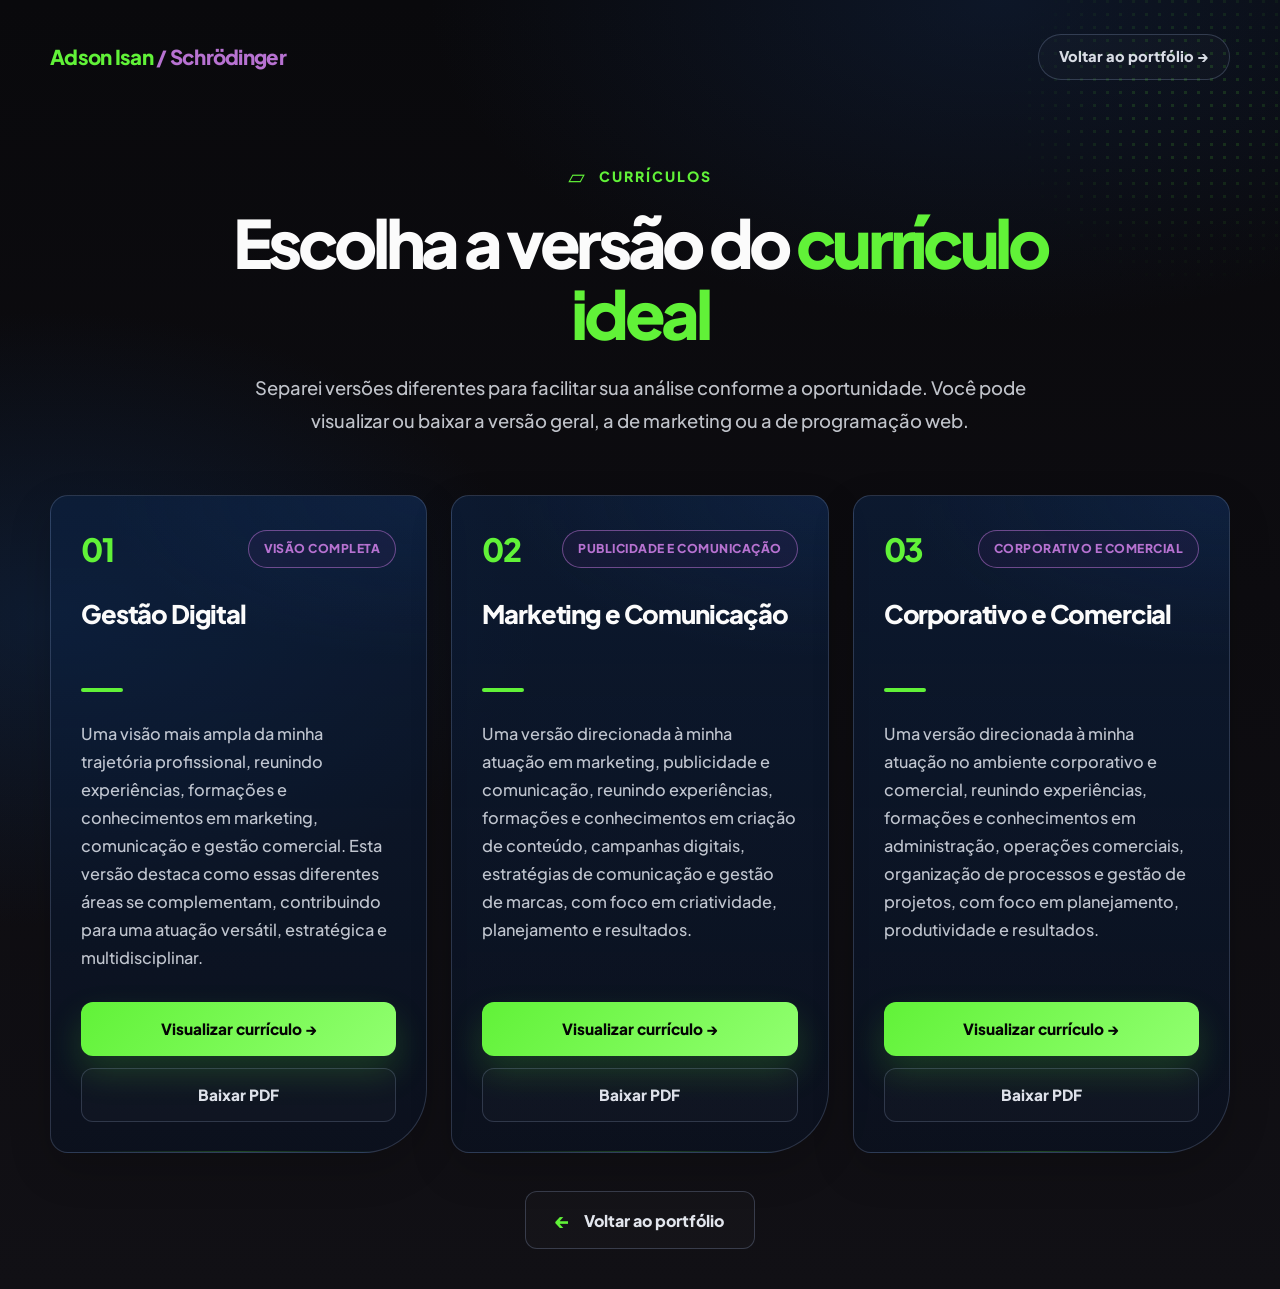
<file: curriculos.html>
<!DOCTYPE html>
<html lang="pt-BR">
<head>
  <meta charset="UTF-8" />
  <meta name="viewport" content="width=device-width, initial-scale=1.0" />
  <title>Currículos | Adson Isan</title>
  <meta name="description" content="Escolha qual currículo baixar: marketing, programação web ou versão geral." />
  <link rel="preconnect" href="https://fonts.gstatic.com" crossorigin>
  <link href="https://fonts.googleapis.com/css2?family=Plus+Jakarta+Sans:wght@400;500;600;700;800;900&display=swap" rel="stylesheet">

  <style>
    :root{
      --bg:#09090c;
      --bg-2:#111015;
      --surface:#111116;
      --surface-2:#17151d;
      --text:#fbfbfb;
      --muted:#bdb9c7;
      --muted-2:#8e8997;
      --brand:#61f238;
      --brand-2:#91ff70;
      --border:rgba(160,178,220,.22);
      --border-strong:rgba(97,242,56,.45);
      --shadow:0 28px 80px rgba(0,0,0,.35);
      --max:1180px;
    }

    *{box-sizing:border-box;}

    html{scroll-behavior:smooth;}

    body{
      margin:0;
      min-height:100vh;
      font-family:"Plus Jakarta Sans", system-ui, -apple-system, Segoe UI, sans-serif;
      color:var(--text);
      background:
        radial-gradient(920px 520px at 78% 0%, rgba(23,54,104,.30), transparent 62%),
        radial-gradient(760px 480px at 4% 48%, rgba(16,55,107,.36), transparent 64%),
        linear-gradient(180deg, #09090c 0%, #0d0c10 46%, #111015 100%);
      line-height:1.7;
      overflow-x:hidden;
    }

    a{color:inherit;text-decoration:none;}

    .page{
      width:min(var(--max), calc(100% - 48px));
      min-height:100vh;
      margin:0 auto;
      padding:28px 0 40px;
      display:flex;
      flex-direction:column;
    }

    .topbar{
      display:flex;
      align-items:center;
      justify-content:space-between;
      gap:22px;
      min-height:58px;
      margin-bottom:78px;
    }

    .brand{
      color:var(--brand);
      font-size:1.28rem;
      line-height:1;
      font-weight:900;
      letter-spacing:-.035em;
    }

    .top-link{
      display:inline-flex;
      align-items:center;
      justify-content:center;
      gap:10px;
      min-height:46px;
      padding:0 20px;
      border:1px solid rgba(160,178,220,.24);
      border-radius:999px;
      background:rgba(255,255,255,.02);
      color:rgba(244,247,255,.88);
      font-size:.92rem;
      font-weight:800;
      transition:.2s ease;
    }

    .top-link:hover{
      transform:translateY(-2px);
      border-color:var(--border-strong);
      color:var(--brand);
    }

    .hero{
      max-width:920px;
      margin:0 auto 48px;
      text-align:center;
    }

    .eyebrow{
      display:inline-flex;
      align-items:center;
      justify-content:center;
      gap:12px;
      margin:0 0 20px;
      color:var(--brand);
      font-size:.88rem;
      line-height:1;
      font-weight:900;
      letter-spacing:.14em;
      text-transform:uppercase;
    }

    .eyebrow::before{
      content:"▱";
      font-size:1.35rem;
      line-height:1;
    }

    .title{
      max-width:850px;
      margin:0 auto 22px;
      color:var(--text);
      font-size:clamp(2.6rem, 5.2vw, 5.1rem);
      line-height:1.08;
      letter-spacing:-.065em;
      font-weight:900;
    }

    .title span{color:var(--brand);}

    .subtitle{
      max-width:780px;
      margin:0 auto;
      color:rgba(244,247,255,.78);
      font-size:1.15rem;
      line-height:1.75;
      font-weight:500;
    }

    .cards-grid{
      display:grid;
      grid-template-columns:repeat(3, minmax(0, 1fr));
      gap:24px;
      align-items:stretch;
      margin-top:10px;
    }

    .card{
      position:relative;
      overflow:hidden;
      display:flex;
      flex-direction:column;
      min-height:430px;
      padding:34px 30px 30px;
      border:1px solid var(--border);
      border-radius:20px;
      background:
        radial-gradient(520px 260px at 100% 0%, rgba(24,63,124,.20), transparent 62%),
        linear-gradient(180deg, rgba(12,35,70,.58), rgba(6,20,43,.42));
      box-shadow:0 16px 42px rgba(0,0,0,.18);
      transition:transform .22s ease, border-color .22s ease, background .22s ease;
    }

    .card:hover{
      transform:translateY(-5px);
      border-color:rgba(97,242,56,.44);
      background:
        radial-gradient(520px 260px at 100% 0%, rgba(97,242,56,.07), transparent 62%),
        linear-gradient(180deg, rgba(12,35,70,.70), rgba(6,20,43,.50));
    }

    .card::after{
      content:"";
      position:absolute;
      inset:auto 30px 0;
      height:1px;
      background:linear-gradient(90deg, transparent, rgba(97,242,56,.45), transparent);
      opacity:.55;
    }

    .card-top,
    .card-body,
    .card-actions{position:relative;z-index:1;}

    .card-top{
      display:flex;
      align-items:center;
      justify-content:space-between;
      gap:18px;
      margin-bottom:30px;
    }

    .card-number{
      color:var(--brand);
      font-size:2rem;
      line-height:1;
      font-weight:900;
      letter-spacing:-.04em;
    }

    .badge{
      display:inline-flex;
      align-items:center;
      justify-content:center;
      min-height:38px;
      padding:0 15px;
      border:1px solid rgba(97,242,56,.52);
      border-radius:999px;
      background:rgba(97,242,56,.06);
      color:var(--brand);
      font-size:.76rem;
      font-weight:900;
      letter-spacing:.04em;
      text-transform:uppercase;
    }

    .card h2{
      min-height:72px;
      display:flex;
      align-items:flex-start;
      margin:0 0 18px;
      color:var(--text);
      font-size:1.6rem;
      line-height:1.23;
      letter-spacing:-.045em;
      font-weight:900;
    }

    .card-line{
      display:block;
      width:42px;
      height:4px;
      margin:0 0 28px;
      border-radius:999px;
      background:var(--brand);
    }

    .card p{
      margin:0;
      color:rgba(244,247,255,.78);
      font-size:1.02rem;
      line-height:1.72;
      font-weight:500;
    }

    .card-body{
      display:flex;
      flex-direction:column;
      flex:1;
    }

    .card-actions{
      display:grid;
      grid-template-columns:1fr;
      gap:12px;
      margin-top:30px;
    }

    .btn{
      display:inline-flex;
      align-items:center;
      justify-content:center;
      gap:12px;
      min-height:54px;
      padding:0 18px;
      border:1px solid var(--border);
      border-radius:12px;
      color:var(--text);
      font-size:.96rem;
      font-weight:900;
      text-align:center;
      cursor:pointer;
      transition:.2s ease;
    }

    .btn:hover{transform:translateY(-2px);border-color:var(--border-strong);}

    .btn.primary{
      border:0;
      background:linear-gradient(135deg, var(--brand), var(--brand-2));
      color:#050505;
      box-shadow:0 16px 34px rgba(97,242,56,.18);
    }

    .btn.secondary{
      background:rgba(255,255,255,.018);
      color:rgba(244,247,255,.90);
    }

    .btn.secondary:hover{color:var(--brand);}

    .bottom-bar{
      margin-top:38px;
      display:flex;
      justify-content:center;
    }

    .back-link{
      display:inline-flex;
      align-items:center;
      justify-content:center;
      gap:12px;
      min-height:58px;
      padding:0 30px;
      border:1px solid rgba(160,178,220,.26);
      border-radius:12px;
      background:rgba(255,255,255,.018);
      color:rgba(244,247,255,.92);
      font-weight:900;
      transition:.2s ease;
    }

    .back-link:hover{
      transform:translateY(-2px);
      border-color:var(--border-strong);
      color:var(--brand);
    }

    .arrow{color:var(--brand);font-size:1.25rem;line-height:1;}

    @media (max-width:980px){
      .topbar{margin-bottom:54px;}
      .cards-grid{grid-template-columns:1fr;}
      .card{min-height:auto;}
      .card h2{min-height:auto;}
    }

    @media (max-width:640px){
      .page{width:min(100% - 32px, var(--max));padding:18px 0 32px;}
      .topbar{align-items:flex-start;flex-direction:column;margin-bottom:46px;}
      .top-link{width:100%;}
      .hero{text-align:left;margin-bottom:34px;}
      .eyebrow{justify-content:flex-start;}
      .title{font-size:clamp(2.25rem, 11vw, 3.1rem);}
      .subtitle{font-size:1rem;}
      .card{padding:26px 22px;border-radius:18px;}
      .card-top{align-items:flex-start;flex-direction:column;margin-bottom:24px;}
      .back-link{width:100%;}
    }
  
    body::before{content:"";position:fixed;right:-90px;top:-70px;width:360px;height:360px;border-radius:50%;pointer-events:none;background-image:radial-gradient(circle,#61f238 1.6px,transparent 1.9px);background-size:13px 13px;opacity:.14;mask-image:radial-gradient(circle,#000 20%,transparent 72%);-webkit-mask-image:radial-gradient(circle,#000 20%,transparent 72%);}
    .card{border-radius:18px 18px 64px 18px;}
    .card:hover{border-color:rgba(97,242,56,.5);}
    .eyebrow,.title span,.brand,.arrow{color:#61f238;}
    .badge{color:#b772d1;border-color:rgba(183,114,209,.55);background:rgba(75,31,99,.16);}
  </style>
</head>
<body>
  <main class="page">
    <header class="topbar" aria-label="Cabeçalho da página">
      <a class="brand" href="index.html">Adson Isan <span style="color:#b772d1">/ Schrödinger</span></a>
      <a class="top-link" href="index.html">Voltar ao portfólio →</a>
    </header>

    <section class="hero">
      <p class="eyebrow">Currículos</p>
      <h1 class="title">
        Escolha a versão do <span>currículo ideal</span>
      </h1>
      <p class="subtitle">
        Separei versões diferentes para facilitar sua análise conforme a oportunidade. Você pode visualizar ou baixar a versão geral, a de marketing ou a de programação web.
      </p>
    </section>

    <section class="cards-grid" aria-label="Versões de currículo disponíveis">
      <article class="card">
        <div class="card-top">
          <strong class="card-number">01</strong>
          <span class="badge">Visão completa</span>
        </div>

        <div class="card-body">
          <h2>Gestão Digital</h2>
          <span class="card-line"></span>
          <p>
Uma visão mais ampla da minha trajetória profissional, reunindo experiências, formações e conhecimentos em marketing, comunicação e gestão comercial. Esta versão destaca como essas diferentes áreas se complementam, contribuindo para uma atuação versátil, estratégica e multidisciplinar.          </p>
        </div>

        <div class="card-actions">
          <a class="btn primary" href="Currículo - Gestão Digital - Adson Isan.pdf" target="_blank" rel="noopener">Visualizar currículo →</a>
          <a class="btn secondary" href="Currículo - Gestão Digital - Adson Isan.pdf" download>Baixar PDF</a>
        </div>
      </article>

      <article class="card">
        <div class="card-top">
          <strong class="card-number">02</strong>
          <span class="badge">Publicidade e Comunicação</span>
        </div>

        <div class="card-body">
          <h2>Marketing e Comunicação</h2>
          <span class="card-line"></span>
          <p>
Uma versão direcionada à minha atuação em marketing, publicidade e comunicação, reunindo experiências, formações e conhecimentos em criação de conteúdo, campanhas digitais, estratégias de comunicação e gestão de marcas, com foco em criatividade, planejamento e resultados.          </p>
        </div>

        <div class="card-actions">
          <a class="btn primary" href="Currículo - Marketing Digital - Adson Isan.pdf" target="_blank" rel="noopener">Visualizar currículo →</a>
          <a class="btn secondary" href="Currículo - Marketing Digital - Adson Isan.pdf" download>Baixar PDF</a>
        </div>
      </article>

      <article class="card">
        <div class="card-top">
          <strong class="card-number">03</strong>
          <span class="badge">Corporativo e Comercial</span>
        </div>

        <div class="card-body">
          <h2>Corporativo e Comercial</h2>
          <span class="card-line"></span>
          <p>
Uma versão direcionada à minha atuação no ambiente corporativo e comercial, reunindo experiências, formações e conhecimentos em administração, operações comerciais, organização de processos e gestão de projetos, com foco em planejamento, produtividade e resultados.          </p>
        </div>

        <div class="card-actions">
          <a class="btn primary" href="Currículo - Corporativo -  Adson Isan.pdf" target="_blank" rel="noopener">Visualizar currículo →</a>
          <a class="btn secondary" href="Currículo - Corporativo -  Adson Isan.pdf" download>Baixar PDF</a>
        </div>
      </article>
    </section>

    <div class="bottom-bar">
      <a class="back-link" href="index.html">
        <span class="arrow">←</span>
        <span>Voltar ao portfólio</span>
      </a>
    </div>
  </main>
</body>
</html>
</file>
